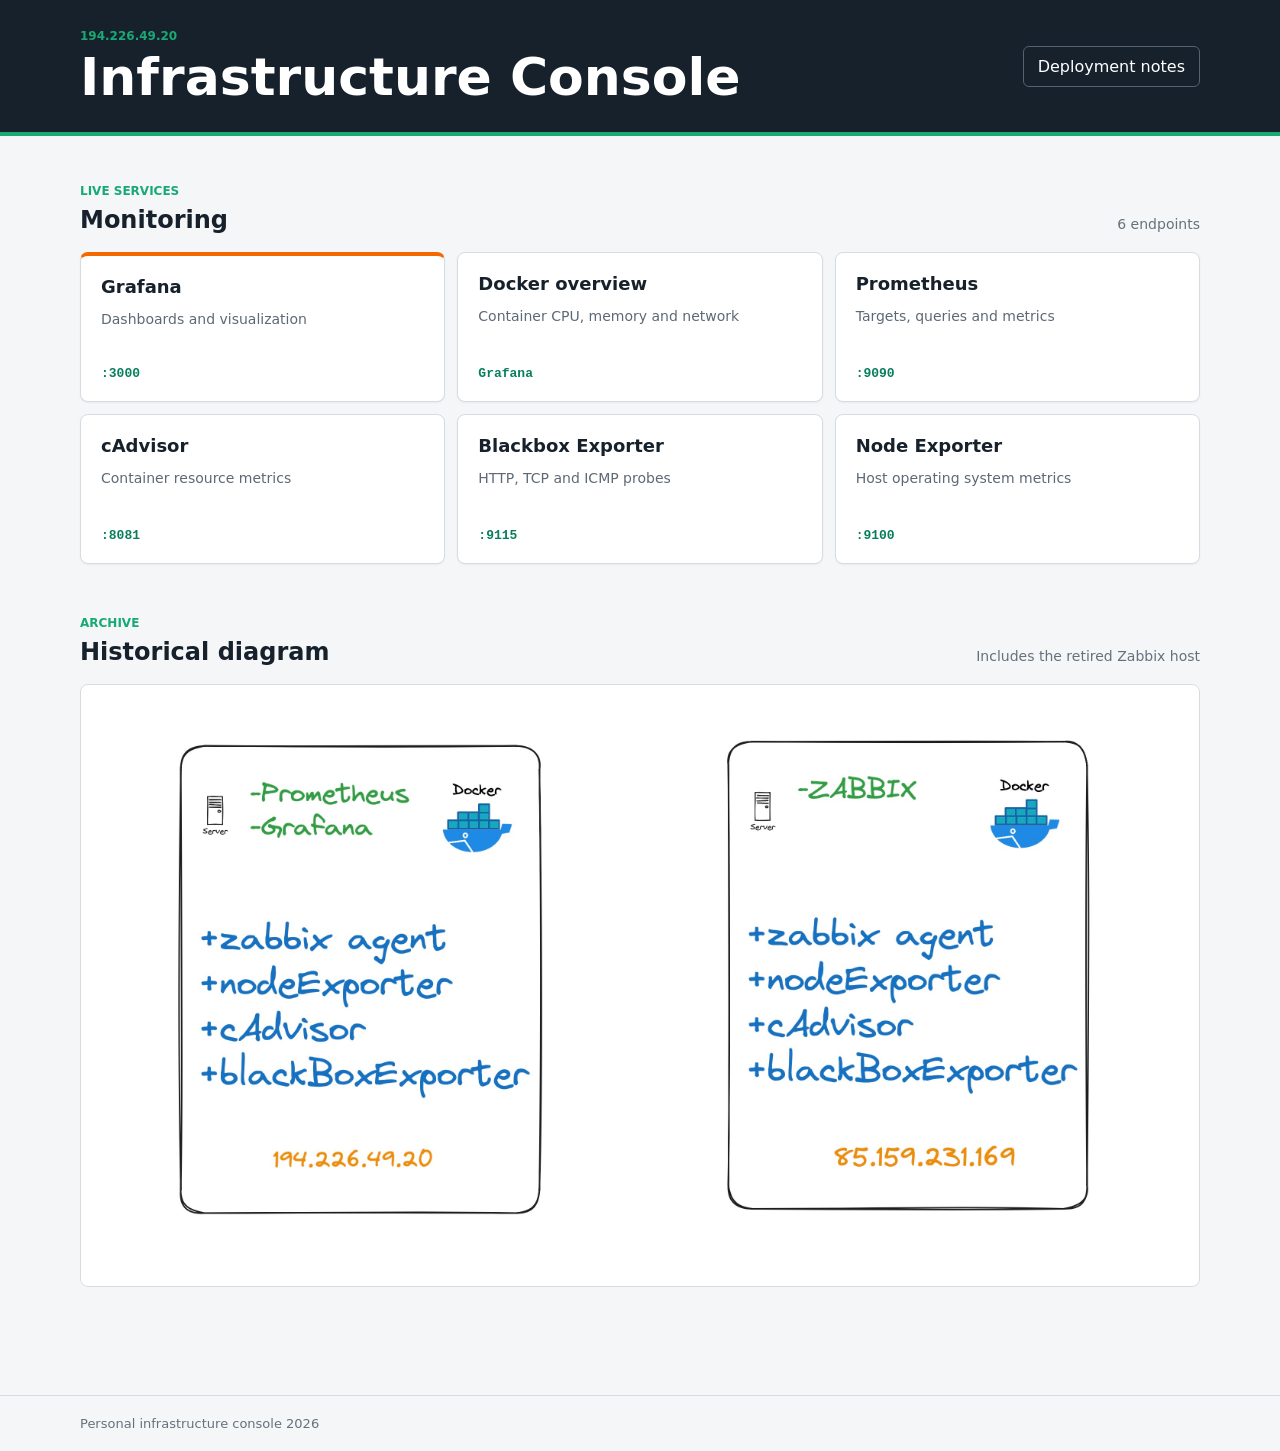
<file: index.html>
<!doctype html>
<html lang="en">
<head>
    <meta charset="utf-8">
    <meta name="viewport" content="width=device-width, initial-scale=1">
    <meta name="description" content="Quick access to monitoring services running on the infrastructure host.">
    <link rel="icon" href="assets/favicon.svg?v=20260628-1" type="image/svg+xml">
    <link rel="stylesheet" href="style.css?v=20260628-1">
    <title>Infrastructure Console</title>
</head>
<body>
    <header class="site-header">
        <div class="header-inner">
            <div>
                <p class="eyebrow">194.226.49.20</p>
                <h1>Infrastructure Console</h1>
            </div>
            <a class="docs-link" href="docs.html">Deployment notes</a>
        </div>
    </header>

    <main>
        <section class="services" aria-labelledby="services-title">
            <div class="section-heading">
                <div>
                    <p class="eyebrow">Live services</p>
                    <h2 id="services-title">Monitoring</h2>
                </div>
                <p class="service-count">6 endpoints</p>
            </div>

            <nav class="service-grid" aria-label="Monitoring services">
                <a class="service-card primary" href="http://194.226.49.20:3000/dashboards" target="_blank" rel="noopener noreferrer">
                    <span class="service-name">Grafana</span>
                    <span class="service-description">Dashboards and visualization</span>
                    <span class="service-port">:3000</span>
                </a>
                <a class="service-card" href="http://194.226.49.20:3000/d/1bI4P-xiz/docker-containers-overview" target="_blank" rel="noopener noreferrer">
                    <span class="service-name">Docker overview</span>
                    <span class="service-description">Container CPU, memory and network</span>
                    <span class="service-port">Grafana</span>
                </a>
                <a class="service-card" href="http://194.226.49.20:9090/targets" target="_blank" rel="noopener noreferrer">
                    <span class="service-name">Prometheus</span>
                    <span class="service-description">Targets, queries and metrics</span>
                    <span class="service-port">:9090</span>
                </a>
                <a class="service-card" href="http://194.226.49.20:8081/containers/" target="_blank" rel="noopener noreferrer">
                    <span class="service-name">cAdvisor</span>
                    <span class="service-description">Container resource metrics</span>
                    <span class="service-port">:8081</span>
                </a>
                <a class="service-card" href="http://194.226.49.20:9115" target="_blank" rel="noopener noreferrer">
                    <span class="service-name">Blackbox Exporter</span>
                    <span class="service-description">HTTP, TCP and ICMP probes</span>
                    <span class="service-port">:9115</span>
                </a>
                <a class="service-card" href="http://194.226.49.20:9100/metrics" target="_blank" rel="noopener noreferrer">
                    <span class="service-name">Node Exporter</span>
                    <span class="service-description">Host operating system metrics</span>
                    <span class="service-port">:9100</span>
                </a>
            </nav>
        </section>

        <section class="diagram-section" aria-labelledby="diagram-title">
            <div class="section-heading">
                <div>
                    <p class="eyebrow">Archive</p>
                    <h2 id="diagram-title">Historical diagram</h2>
                </div>
                <p class="archive-note">Includes the retired Zabbix host</p>
            </div>
            <button class="diagram-button" type="button" aria-haspopup="dialog" aria-controls="diagram-dialog">
                <img src="assets/infra.jpg" alt="Historical diagram with Prometheus and retired Zabbix monitoring hosts">
            </button>
        </section>
    </main>

    <dialog id="diagram-dialog" aria-labelledby="dialog-title">
        <div class="dialog-header">
            <div>
                <p class="eyebrow">Archive</p>
                <h2 id="dialog-title">Historical infrastructure diagram</h2>
            </div>
            <button class="close-button" type="button" aria-label="Close diagram">&times;</button>
        </div>
        <img src="assets/infra.jpg" alt="Historical diagram with Prometheus and retired Zabbix monitoring hosts">
    </dialog>

    <footer>
        <p>Personal infrastructure console <span id="current-year"></span></p>
    </footer>

    <script src="app.js?v=20260628-1"></script>
</body>
</html>
</file>
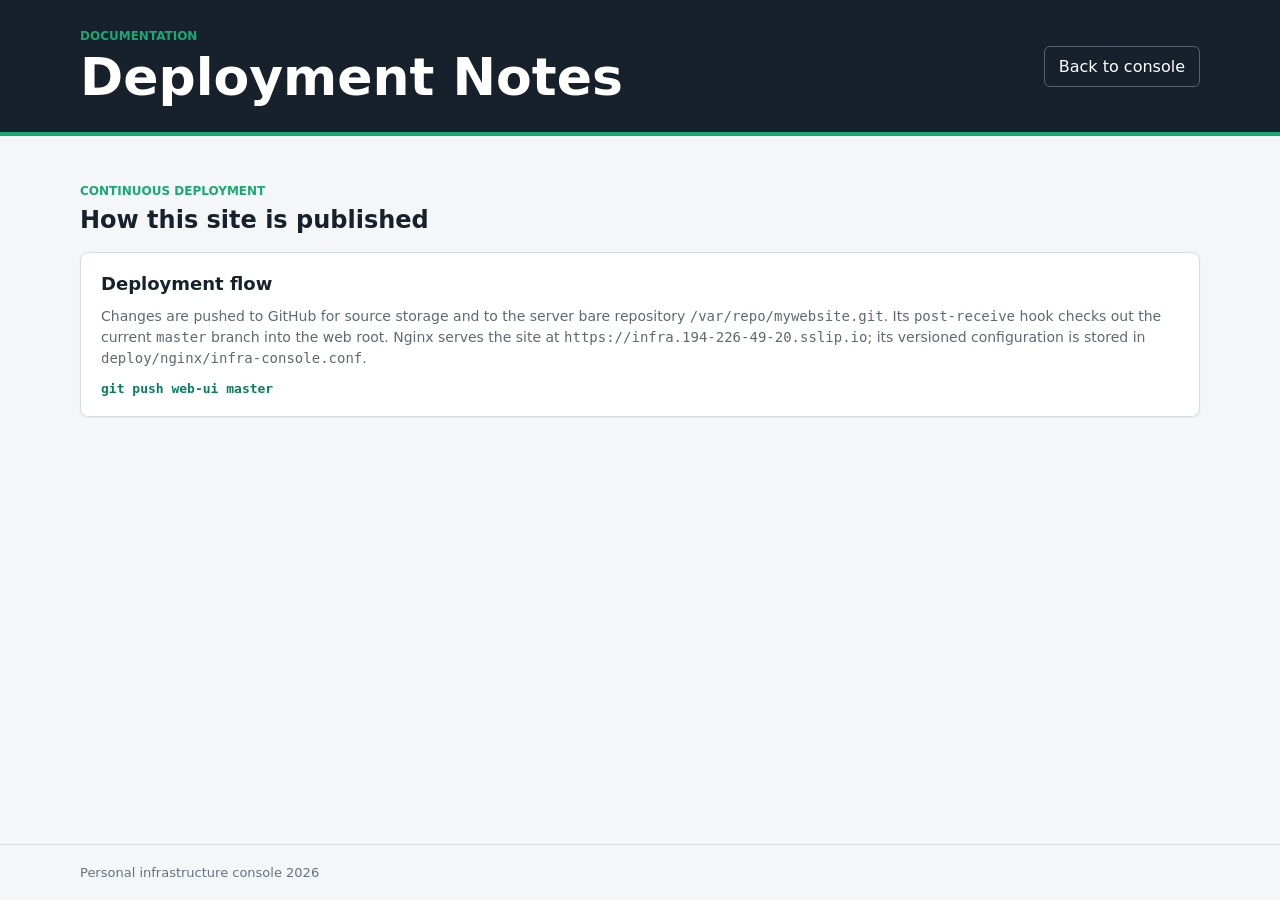
<file: docs.html>
<!doctype html>
<html lang="en">
<head>
    <meta charset="utf-8">
    <meta name="viewport" content="width=device-width, initial-scale=1">
    <meta name="description" content="Deployment notes for the infrastructure console.">
    <link rel="icon" href="assets/favicon.svg?v=20260628-1" type="image/svg+xml">
    <link rel="stylesheet" href="style.css?v=20260628-1">
    <title>Deployment Notes | Infrastructure Console</title>
</head>
<body>
    <header class="site-header">
        <div class="header-inner">
            <div>
                <p class="eyebrow">Documentation</p>
                <h1>Deployment Notes</h1>
            </div>
            <a class="docs-link" href="index.html">Back to console</a>
        </div>
    </header>

    <main>
        <article class="services" aria-labelledby="deployment-title">
            <div class="section-heading">
                <div>
                    <p class="eyebrow">Continuous deployment</p>
                    <h2 id="deployment-title">How this site is published</h2>
                </div>
            </div>

            <div class="service-card">
                <span class="service-name">Deployment flow</span>
                <span class="service-description">
                    Changes are pushed to GitHub for source storage and to the server bare repository
                    <code>/var/repo/mywebsite.git</code>. Its <code>post-receive</code> hook checks out
                    the current <code>master</code> branch into the web root. Nginx serves the site at
                    <code>https://infra.194-226-49-20.sslip.io</code>; its versioned configuration is
                    stored in <code>deploy/nginx/infra-console.conf</code>.
                </span>
                <span class="service-port">git push web-ui master</span>
            </div>
        </article>
    </main>

    <footer>
        <p>Personal infrastructure console <span id="current-year"></span></p>
    </footer>

    <script src="app.js?v=20260628-1"></script>
</body>
</html>
</file>
<file: style.css>
:root {
    color-scheme: light;
    font-family: Inter, ui-sans-serif, system-ui, -apple-system, BlinkMacSystemFont, "Segoe UI", sans-serif;
    background: #f4f6f8;
    color: #17212b;
    font-synthesis: none;
}

* {
    box-sizing: border-box;
}

body {
    min-width: 320px;
    min-height: 100vh;
    margin: 0;
    display: flex;
    flex-direction: column;
    background: #f4f6f8;
}

a {
    color: inherit;
}

.site-header {
    background: #17212b;
    color: #fff;
    border-bottom: 4px solid #19a974;
}

.header-inner,
main,
footer p {
    width: min(1120px, calc(100% - 40px));
    margin: 0 auto;
}

.header-inner {
    min-height: 132px;
    display: flex;
    align-items: center;
    justify-content: space-between;
    gap: 24px;
}

h1,
h2,
p {
    margin-top: 0;
}

h1 {
    margin-bottom: 0;
    font-size: clamp(2rem, 5vw, 3.25rem);
    line-height: 1;
    letter-spacing: 0;
}

h2 {
    margin-bottom: 0;
    font-size: 1.5rem;
    letter-spacing: 0;
}

.eyebrow {
    margin-bottom: 8px;
    color: #19a974;
    font-size: 0.75rem;
    font-weight: 800;
    letter-spacing: 0;
    text-transform: uppercase;
}

.docs-link {
    padding: 10px 14px;
    border: 1px solid #536170;
    border-radius: 6px;
    color: #fff;
    text-decoration: none;
    white-space: nowrap;
}

.docs-link:hover,
.docs-link:focus-visible {
    border-color: #19a974;
    background: #22303d;
}

main {
    flex: 1;
    padding: 48px 0 56px;
}

.services,
.diagram-section {
    margin-bottom: 52px;
}

.section-heading {
    margin-bottom: 18px;
    display: flex;
    align-items: end;
    justify-content: space-between;
    gap: 24px;
}

.service-count,
.archive-note {
    margin-bottom: 2px;
    color: #65717d;
    font-size: 0.875rem;
}

.service-grid {
    display: grid;
    grid-template-columns: repeat(3, minmax(0, 1fr));
    gap: 12px;
}

.service-card {
    min-height: 150px;
    padding: 20px;
    display: grid;
    grid-template-rows: auto 1fr auto;
    gap: 12px;
    border: 1px solid #d5dce2;
    border-radius: 8px;
    background: #fff;
    text-decoration: none;
    box-shadow: 0 1px 2px rgba(23, 33, 43, 0.05);
    transition: border-color 160ms ease, box-shadow 160ms ease, transform 160ms ease;
}

.service-card:hover,
.service-card:focus-visible {
    border-color: #19a974;
    box-shadow: 0 8px 24px rgba(23, 33, 43, 0.1);
    transform: translateY(-2px);
}

.service-card:focus-visible,
.docs-link:focus-visible,
.diagram-button:focus-visible,
.close-button:focus-visible {
    outline: 3px solid rgba(25, 169, 116, 0.35);
    outline-offset: 3px;
}

.service-card.primary {
    border-top: 4px solid #f46800;
}

.service-name {
    font-size: 1.125rem;
    font-weight: 750;
}

.service-description {
    color: #5d6975;
    font-size: 0.875rem;
    line-height: 1.5;
}

.service-port {
    color: #087f5b;
    font-family: ui-monospace, SFMono-Regular, Menlo, Consolas, monospace;
    font-size: 0.8125rem;
    font-weight: 700;
}

.diagram-button {
    width: 100%;
    padding: 0;
    overflow: hidden;
    display: block;
    border: 1px solid #d5dce2;
    border-radius: 8px;
    background: #fff;
    cursor: zoom-in;
}

.diagram-button img {
    width: 100%;
    height: auto;
    display: block;
}

dialog {
    width: min(1200px, calc(100% - 40px));
    max-height: calc(100vh - 40px);
    padding: 0;
    border: 0;
    border-radius: 8px;
    background: #fff;
    box-shadow: 0 24px 80px rgba(0, 0, 0, 0.35);
}

dialog::backdrop {
    background: rgba(11, 18, 24, 0.82);
}

.dialog-header {
    padding: 18px 20px;
    display: flex;
    align-items: center;
    justify-content: space-between;
    gap: 20px;
    border-bottom: 1px solid #e1e6ea;
}

.dialog-header h2 {
    font-size: 1.125rem;
}

.close-button {
    width: 40px;
    height: 40px;
    flex: 0 0 40px;
    border: 0;
    border-radius: 6px;
    background: #edf1f4;
    color: #17212b;
    font-size: 1.75rem;
    line-height: 1;
    cursor: pointer;
}

dialog > img {
    width: 100%;
    height: auto;
    display: block;
}

footer {
    padding: 20px 0;
    border-top: 1px solid #d5dce2;
    color: #65717d;
    font-size: 0.8125rem;
}

footer p {
    margin-bottom: 0;
}

@media (max-width: 800px) {
    .service-grid {
        grid-template-columns: repeat(2, minmax(0, 1fr));
    }
}

@media (max-width: 560px) {
    .header-inner,
    main,
    footer p {
        width: min(100% - 28px, 1120px);
    }

    .header-inner {
        min-height: 150px;
        align-items: flex-start;
        justify-content: center;
        flex-direction: column;
    }

    main {
        padding-top: 36px;
    }

    .section-heading {
        align-items: flex-start;
        flex-direction: column;
        gap: 8px;
    }

    .service-grid {
        grid-template-columns: 1fr;
    }

    .service-card {
        min-height: 132px;
    }
}

@media (prefers-reduced-motion: reduce) {
    .service-card {
        transition: none;
    }
}
</file>
